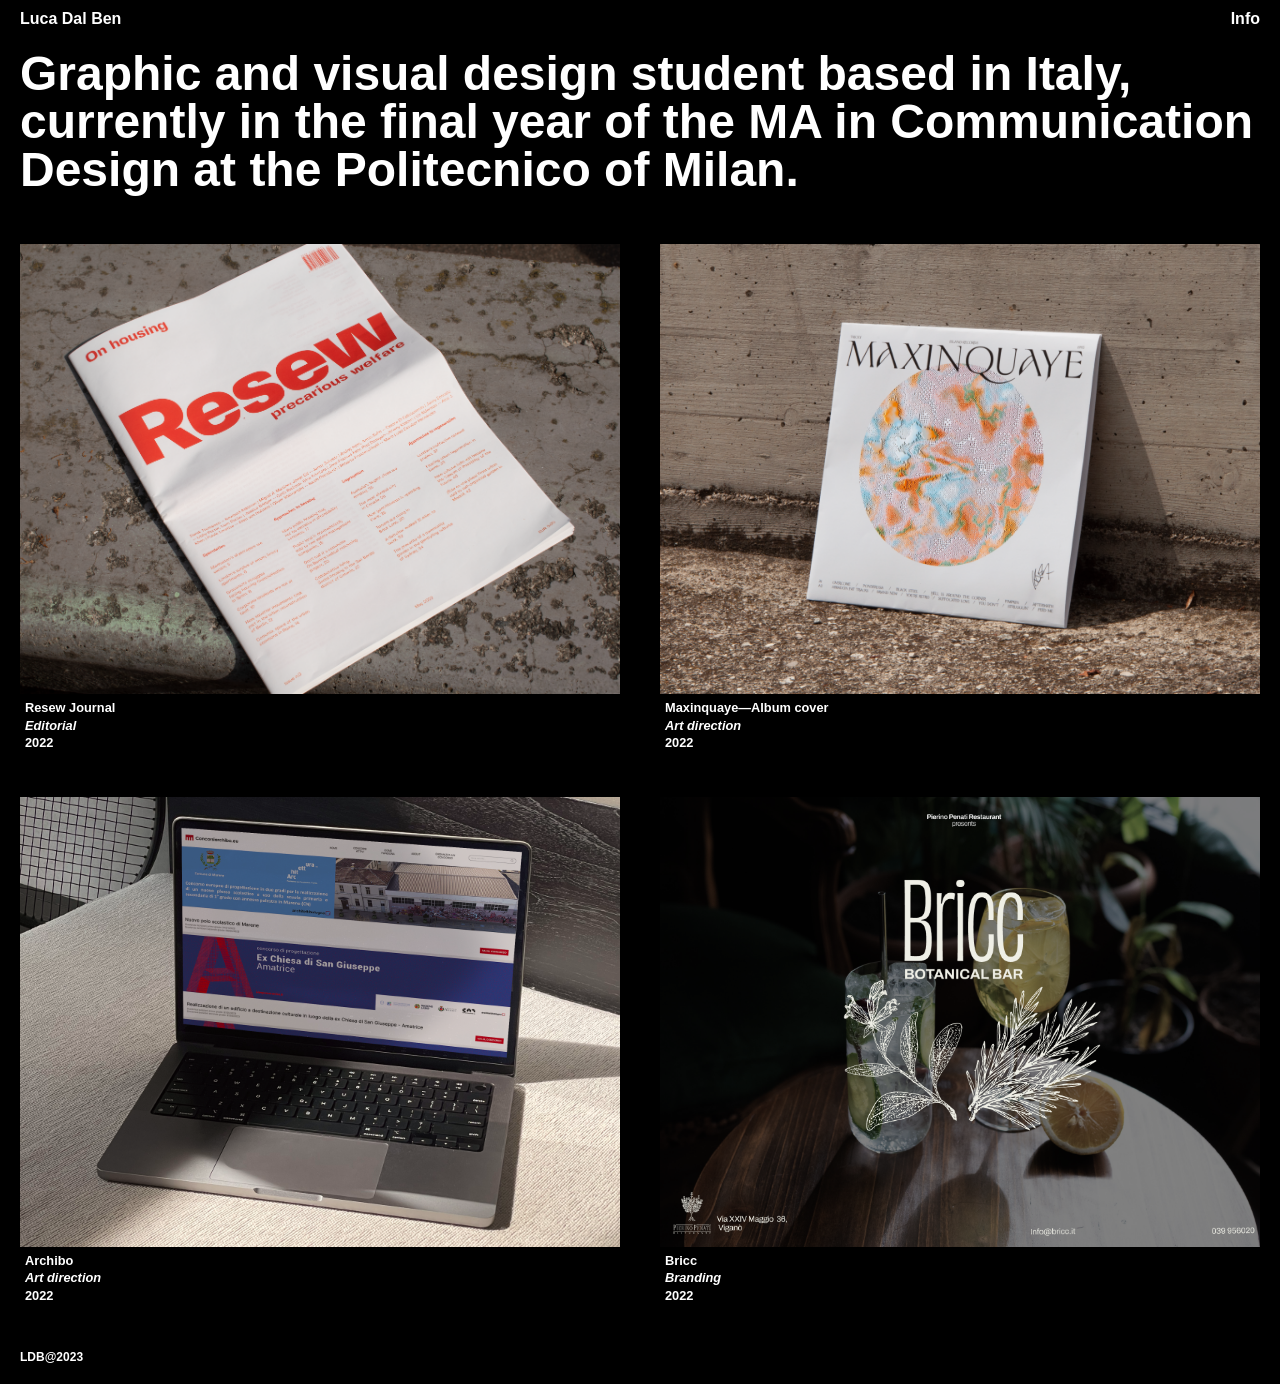
<file: index.html>
<!DOCTYPE html>

<html lang="eng">
  <head>
    <meta charset="UTF-8" />
    <meta http-equiv="X-UA-Compatible" content="IE=edge" />
    <meta name="viewport" content="width=device-width, initial-scale=1.0" />

    <!-- GLOBAL-->
    <link rel="shorcut icon" type="x-icon" href="..." />
    <link
      href="https://fonts.cdnfonts.com/css/neue-haas-grotesk-display-pro"
      rel="stylesheet"
    />
    <style>
      @import url("https://fonts.cdnfonts.com/css/neue-haas-grotesk-display-pro");
    </style>
    <link rel="stylesheet" type="text/css" href="style.css" />
    <script src="script.js"></script>
    <title>Luca Dal Ben</title>
    <link rel="icon" href="./img/Image woody/Risorsa 3.png" type="image/x-icon">
  </head>

  <body>
    <!--Header-->
    <div class="header">
      <div class="navbar">
        <a href="index.html">Luca Dal Ben</a>
      </div>
      <div class="navbar">
        <a href="info.html">Info</a>
      </div>
    </div>

    <!--Description-->
    <div class="description">
      <div class="text">
        Graphic and visual design student based in Italy, currently in the final year of the MA in Communication Design at the Politecnico of Milan.
      </div>
    </div>

    <!--Projects-->
      <div class="main">
        <!--Resew-->
        <section class="container">
          <div class="slider-wrapper">
            <div class="slider">
              <img id="slide" class="image" src="./img/Resew/Res 1.png" />

              <img id="slide" class="image" src="./img/Resew/Res 2.png" />

              <img id="slide" class="image" src="./img/Resew/Res 3.png" />

              <img id="slide" class="image" src="./img/Resew/Res 4.png" />
            </div>

            <!--Next and previous buttons
            <a class="prev" onclick="plusImage(-1)">❮</a>
            <a class="next" onclick="plusSlides(1)">❯</a>-->

          </div>
          <div class="caption">
            <div class="title">Resew Journal</div>
            <div class="category">Editorial</div>
            <div class="year">2022</div>
          </div>
        </section>
        
        <!--Maxinquaye-->
        <section class="container">
          <div class="slider-wrapper">
            <div class="slider">
              <img id="slide" class="image" src="./img/Maxinquaye/Max 1.png" />
              
              <img id="slide" class="image" src="./img/Maxinquaye/Max 2.png" />
              
              <img id="slide" class="image" src="./img/Maxinquaye/Max 3.png" />
              
              <img id="slide" class="image" src="./img/Maxinquaye/Max 4.png" />
            </div>
              <!--Next and previous buttons
              <a class="prev" onclick="plusSlides(-1)">❮</a>
              <a class="next" onclick="plusSlides(1)">❯</a> -->
          </div>
          <div class="caption">
            <div class="title">Maxinquaye—Album cover</div>
            <div class="category">Art direction</div>
            <div class="year">2022</div>
          </div>
        </section>
        <!--Archibo-->
        <section class="container">
          <div class="slider-wrapper">
            <div class="slider">
              <img id="slide-1" src="./img/Archibo/Archi 1.png" />
              
              <img id="slide-2" src="./img/Archibo/Archi 2.png" />
              
              <img id="slide-3" src="./img/Archibo/Archi 3.png" />
              
              <img id="slide-4" src="./img/Archibo/Archi 4.png" />
            </div>
            <div class="slider-nav">
              <a href="#slide-1"></a>
              <a href="#slide-2"></a>
              <a href="#slide-3"></a>
              <a href="#slide-4"></a>
            </div>
            <!--Next and previous buttons
            <a class="prev" onclick="plusSlides(-1)">❮</a>
            <a class="next" onclick="plusSlides(1)">❯</a> -->
          </div>
          <div class="caption">
            <div class="title">Archibo</div>
            <div class="category">Art direction</div>
            <div class="year">2022</div>
          </div>
        </section>
        <!--Bricc-->
        <section class="container">
          <div class="slider-wrapper">
            <div class="slider">
              <img id="slide-1" src="./img/Bricc/Bri 1.png" />
              
              <img id="slide-2" src="./img/Bricc/Bri 2.png" />
              
              <img id="slide-3" src="./img/Bricc/Bri 3.png" />
              
              <img id="slide-4" src="./img/Bricc/Bri 4.png" />
            </div>
            <div class="slider-nav">
              <a href="#slide-1"></a>
              <a href="#slide-2"></a>
              <a href="#slide-3"></a>
              <a href="#slide-4"></a>
            </div>
          </div>
          <div class="caption">
            <div class="title">Bricc</div>
            <div class="category">Branding</div>
            <div class="year">2022</div>
          </div>
        </section>
        <!--Mag Moda
        <section class="container">
          <div class="slider-wrapper">
            <div class="slider">
              <img id="slide-1" src="./img/Bricc/Bri 1.png" />
              
              <img id="slide-2" src="./img/Maxinquaye/Max 2.png" />
              
              <img id="slide-3" src="./img/Maxinquaye/Max 3.png" />
              
              <img id="slide-4" src="./img/Maxinquaye/Max 4.png" />
            </div>
            <div class="slider-nav">
              <a href="#slide-1"></a>
              <a href="#slide-2"></a>
              <a href="#slide-3"></a>
              <a href="#slide-4"></a>
            </div>
          </div>
          <div class="caption">
            <div class="title">Mag Moda</div>
            <div class="category">Strategy & Storytelling</div>
            <div class="year">2022</div>
            
          </div>
        </section>-->
      </div>
      <div class="footer">
      <p>LDB@2023<!--Hey there! I am <s>using</s> looking for an interniship--></p>
      </div>
    </div>
  </body>
</html>
</file>
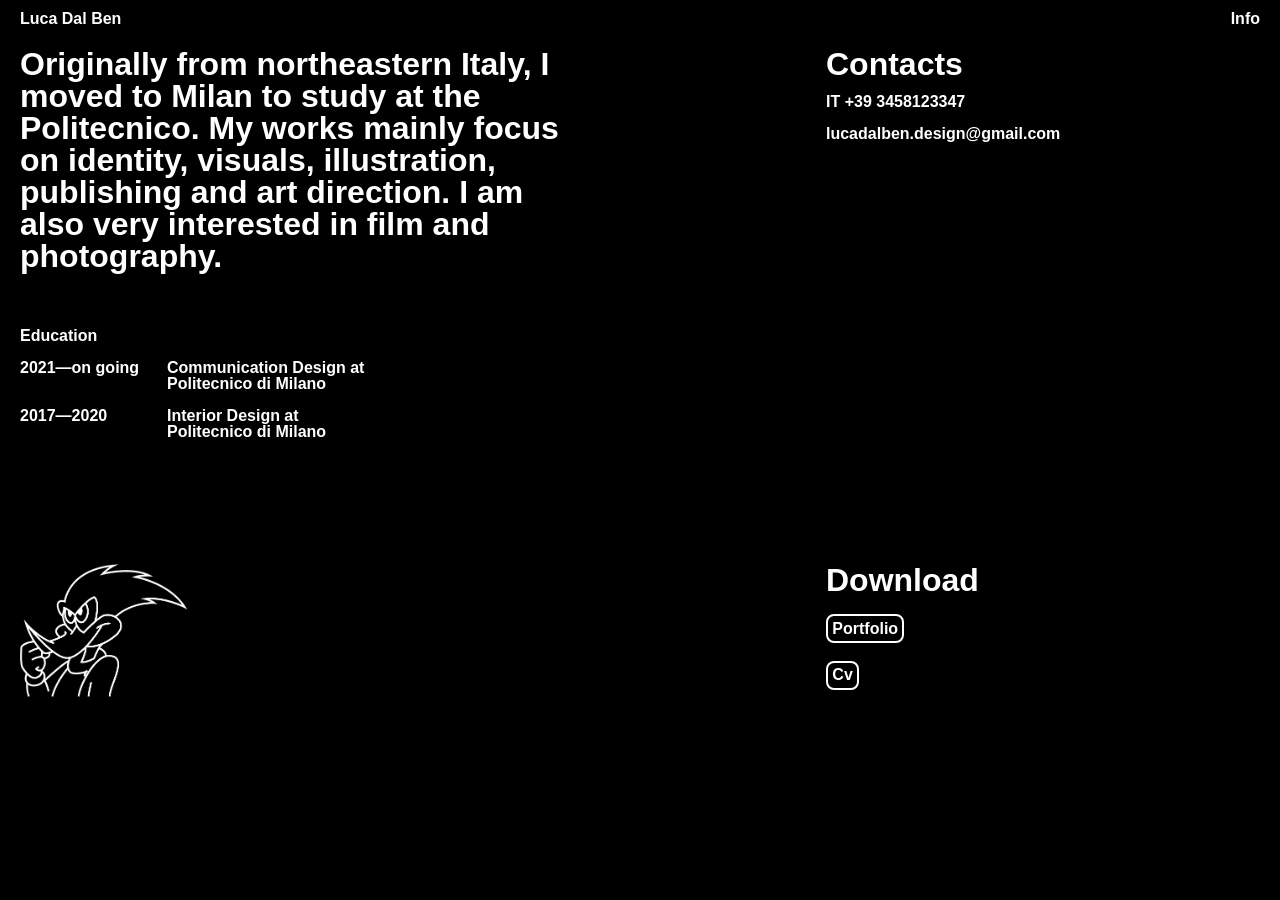
<file: info.html>
<!DOCTYPE html>

<html lang="eng">
  <head>
    <meta charset="UTF-8" />
    <meta http-equiv="X-UA-Compatible" content="IE=edge" />
    <meta name="viewport" content="width=device-width, initial-scale=1.0" />

    <!-- GLOBAL-->
    <link rel="shorcut icon" type="x-icon" href="..." />
    <link
      href="https://fonts.cdnfonts.com/css/neue-haas-grotesk-display-pro"
      rel="stylesheet"
    />
    <style>
      @import url("https://fonts.cdnfonts.com/css/neue-haas-grotesk-display-pro");
    </style>
    <link rel="stylesheet" type="text/css" href="style.info.css" />
    <title>Luca Dal Ben</title>
    <link rel="icon" href="./img/Image woody/Risorsa 3.png" type="image/x-icon">
  </head>

  <body>
    <!--Header-->
    <div class="header">
      <div class="navbar">
        <a href="index.html">Luca Dal Ben</a>
      </div>
      <div class="navbar">
        <a href="info.html">Info</a>
      </div>
    </div>

    <!--Info-->
    <div class="main">
      <div class="container">
        
          <div class="description">
            <p>Originally from northeastern Italy, I moved to Milan to study at the Politecnico. My works mainly focus on identity, visuals, illustration, publishing and art direction. I am also very interested in film and photography. 
            </p>
            <p id="education">
              Education
              <br>
              <br>
              2021—on going
              <br>
              <br>
              <br>
              2017—2020
            </p>
            <p id="education">
              <br>
              <br>
              Communication Design at
               <br>
               Politecnico di Milano
               <br>
               <br>
               Interior Design at
               <br>
               Politecnico di Milano
            </p>
          </div>
          <div class="contacts">
            <p>
            Contacts
            <br>
            <a id="number" href="tel:+393458123347">IT +39 3458123347</a>
            <br>
            <a id="mail" href="mailto:lucadalben.design@gmail.com">lucadalben.design@gmail.com</a>
            </p>
          </div>
          <div class="imagewoody">
            <a href="https://www.instagram.com/lucassstation/">
              <img src="./img/Image woody/Risorsa 4.png" />
            </a> 
          </div>
          <div class="download">
            <div id="donwloadtitle">
              <p>Download</p>
              <br>
            </div>
            <div class="link-download">
              <a id="portfolio" class="buttons" href="https://drive.google.com/file/d/1qgA3e_QsDl6GpixLq6F8jhU2Kg74sDD9/view?usp=sharing">Portfolio</a>
              <br>
              <a id="cv" class="buttons" href="">Cv</a>
            </div>
          </div>
        
      </div>
    </div>
    </div>
  </body>
</html>
</file>
<file: style.css>
* {
  box-sizing: border-box;
  margin: 0;
  padding: 0;
}

html,
body {
  min-height: 100%;
  width: 100%;
  background-color: black;
  font-size: 16px;
  font-family: "Neue Haas Grotesk Display Pro", sans-serif;
  color: white;
}

/* Header */
.header {
  background: black;
  display: flex;
  justify-content: space-between;
  position: fixed;
  width: 100%;
  z-index: 1;
}

.navbar {
  padding: 10px 20px;
}

a {
  font-family: "Neue Haas Grotesk Display Pro", sans-serif;
  font-weight: 600;
  font-size: 1rem;
  text-decoration: none;
  color: white;
}

/* Description */
.description {
  width: 100%;
  display: flex;
  padding: 50px 20px 30px 20px;
}

.text {
  font-family: "Neue Haas Grotesk Display Pro", sans-serif;
  font-weight: 600;
  font-size: 3rem;
  line-height: 3rem;
}

/*Footer Section*/
.footer {
  padding: 20px 20px;
  background-color: #000;
  color: #fff;
}

.footer p {
  font-weight: 600;
  font-size: 12px;
  margin-bottom: 0;
}

/*slider*/
.container {
  padding: 20px;
  width: 50%;
}

.main {
  display: flex;
  flex-wrap: wrap;
  justify-content: flex-start;
}

.slider-wrapper {
  position: relative;
  margin: 0px;
  width: 100%;
}

@media (max-width: 767px) {
  .text {
    font-family: "Neue Haas Grotesk Display Pro", sans-serif;
    font-weight: 600;
    font-size: 2rem;
    line-height: 2rem;
  }

  .container {
    padding: 20px;
    width: 100%;
  }
}

.slider {
  position: relative;
  margin: 0px;
  display: flex;
  aspect-ratio: 4/3;
  overflow-x: auto;
  scroll-snap-type: x mandatory;
  scroll-behavior: smooth;
}

.slider img {
  flex: 1 0 50%;
  scroll-snap-align: start;
  object-fit: cover;
  justify-content: center;
}

.slider-nav {
  display: flex;
  justify-content: center;
  column-gap: 1rem;
  position: absolute;
  bottom: 1.25rem;
  transform: translateX(50%);
  z-index: 1;
}

.caption {
  font-weight: 600;
  padding: 5px;
  font-size: 0.8rem;
  line-height: 1.1rem;
}

.category {
  font-style: italic;
}

/* Next and previous buttons 
.prev,
.next {
  cursor: pointer;
  position: absolute;
  top: 50%;
  width: auto;
  margin-top: -22px;
  padding: 16px;
  color: white;
  font-weight: bold;
  font-size: 18px;
  transition: 0.6s ease;
  border-radius: 0 3px 3px 0;
  user-select: none;
} */

/* Position the "next button" to the right 
.next {
  right: 0;
  border-radius: 3px 0 0 3px;
} */


/* On hover, add a black background color with a little bit see-through 
.prev:hover,
.next:hover {
  background-color: rgba(0, 0, 0, 0.8);
} */
</file>
<file: style.info.css>
* {
  box-sizing: border-box;
  margin: 0;
  padding: 0;
}

html,
body {
  width: 100%;
  height: 100%;
  background-color: black;
  font-size: 16px;
  font-family: "Neue Haas Grotesk Display Pro", sans-serif;
  color: white;
  display: grid;
}

/* Header */
.header {
  background: black;
  display: flex;
  justify-content: space-between;
  position: fixed;
  width: 100%;
  z-index: 1;
}

.navbar {
  padding: 10px 20px;
}

a {
  font-family: "Neue Haas Grotesk Display Pro", sans-serif;
  font-weight: 600;
  font-size: 1rem;
  text-decoration: none;
  color: white;
}

a:hover {
  color: grey;
}

/* Description */
.main {
}

.container {
  display: flex;
  flex-wrap: wrap;
  justify-content: flex-start;
  align-items: space-between;
  padding: 10px 20px 0px 20px;
  margin-top: 3%;
}

/* Description */
.description {
  width: 65%;
  padding-bottom: 10%;
  padding-right: 20%;
  display: flex;
  flex-wrap: wrap;
  position: relative;
}

/* Contacts */
.contacts {
  width: 35%;
  padding-bottom: 10%;
  padding-right: 10%;
  display: flex;
  position: relative;
}

/* Image */
.imagewoody {
  width: 65%;
  padding-bottom: 0;
  padding-right: 20%;
}

img {
  width: 30%;
  align-items: center;
}

/* Downloads */
.download {
  width: 35%;
  color: black;
  display: block;
}

@media (max-width: 767px) {
  .container {
  display: flex;
  flex-wrap: wrap;
  justify-content: flex-start;
  align-items: space-between;
  padding: 0px 20px 0px 20px;
  margin-top: 10%;
}
  
  /* Description */
  .description {
    width: 100%;
    padding-bottom: 10%;
    padding-right: 0%;
    display: flex;
    flex-wrap: wrap;
    position: relative;
  }

  /* Contacts */
  .contacts {
    width: 100%;
    padding-bottom: 10%;
    padding-right: 10%;
    display: flex;
    position: relative;
  }

  /* Image */
  .imagewoody {
    width: 100%;
    padding-bottom: 5%;
    padding-right: 20%;
  }
  
  
   img {
     width: 50%;
     align-items: center;
   }

  .download {
    width: 100%;
    color: black;
    display: block;
    padding-bottom: 10%;
  }
}

/* Paragraph */
p {
  color: white;
  font-size: 2rem;
  line-height: 2rem;
  font-weight: 600;
}

#number,
#mail {
  font-size: 1rem;
  line-height: 1rem;
  font-weight: 600;
}

#cv,
#portfolio {
  font-size: 1rem;
  line-height: 1rem;
  font-weight: 600;
  display: blocK;
  padding: 1%;
  width: fit-content;
}

#education {
  padding-right: 5%;
  font-size: 1rem;
  line-height: 1rem;
  font-weight: 600;
  margin-top: 10%;
}

.buttons {
  border: 2px solid white;
  border-radius: 0.5rem;
}
</file>
